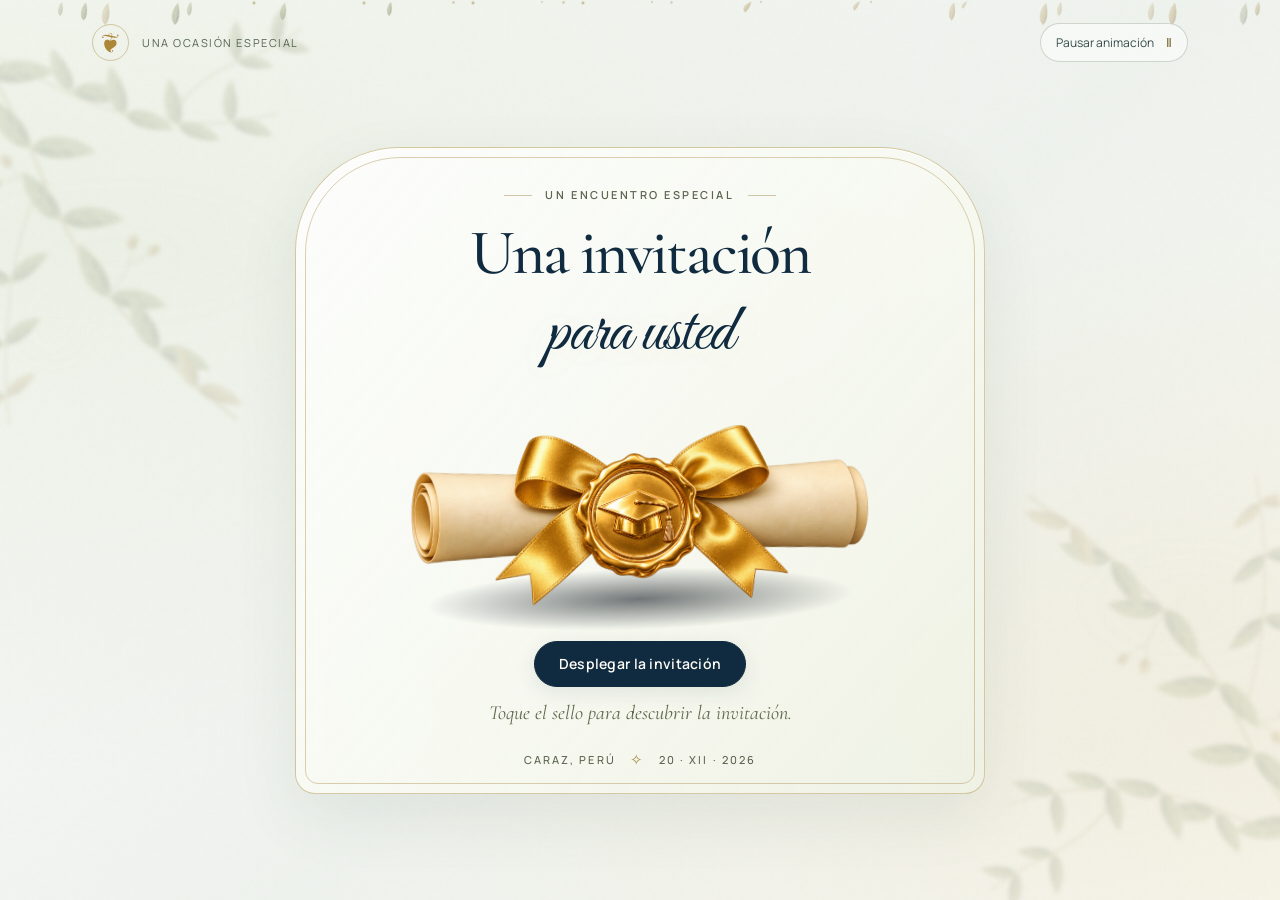
<file: index.html>
<!doctype html>
<html lang="es">
<head>
  <meta charset="UTF-8">
  <meta name="viewport" content="width=device-width, initial-scale=1">
  <meta name="theme-color" content="#fafbf7">
  <meta name="description" content="Una invitación especial al Almuerzo de Confraternidad. 20 de diciembre de 2026, 1:00 p. m., Oro Andino Lodge, Caraz.">
  <title>Almuerzo de Confraternidad · Una invitación especial</title>
  <link rel="stylesheet" href="styles.css">
  <link rel="stylesheet" href="garden.css">
  <link rel="stylesheet" href="carta.css">
  <link rel="stylesheet" href="classic.css">
</head>
<body>
  <div class="garden" aria-hidden="true"></div>
  <svg class="svg-library" aria-hidden="true" xmlns="http://www.w3.org/2000/svg"><defs>
    <linearGradient id="leaf" x2="1" y2="1"><stop stop-color="#b2b791"/><stop offset=".5" stop-color="#68734d"/><stop offset="1" stop-color="#344d45"/></linearGradient>
    <symbol id="branch" viewBox="0 0 240 440"><g fill="url(#leaf)" stroke="#b6b88d" stroke-width=".7"><path d="M30 430Q115 280 177 28" fill="none" stroke="#b5a576" stroke-width="2"/><path d="M55 380Q-4 339 14 291Q62 308 55 380Z"/><path d="M60 367Q117 303 146 322Q126 367 60 367Z"/><path d="M82 319Q24 269 47 224Q91 258 82 319Z"/><path d="M91 291Q151 234 183 255Q160 295 91 291Z"/><path d="M108 251Q53 205 78 159Q120 195 108 251Z"/><path d="M120 216Q172 162 208 184Q173 223 120 216Z"/><path d="M136 171Q97 123 117 83Q151 116 136 171Z"/><path d="M146 137Q190 91 219 107Q190 144 146 137Z"/><path d="M160 90Q145 37 177 8Q191 51 160 90Z"/></g><g fill="#c3a15d" stroke="#e6d296"><circle cx="64" cy="270" r="5"/><circle cx="173" cy="225" r="5"/><circle cx="103" cy="147" r="4"/><circle cx="197" cy="159" r="4"/></g></symbol>
    <symbol id="calendar" viewBox="0 0 24 24"><rect x="4" y="5" width="16" height="16" rx="2"/><path d="M8 3v5m8-5v5M4 11h16m-11 4h1m4 0h1m-6 3h1m4 0h1"/></symbol>
    <symbol id="clock" viewBox="0 0 24 24"><circle cx="12" cy="12" r="9"/><path d="M12 6v6l4 3"/></symbol>
    <symbol id="pin" viewBox="0 0 24 24"><path d="M19 10c0 5-7 11-7 11S5 15 5 10a7 7 0 1 1 14 0Z"/><circle cx="12" cy="10" r="2.5"/></symbol>
  </defs></svg>
  <header class="topbar"><span class="brand"><span class="brand-mark" aria-hidden="true">❦</span><span>UNA OCASIÓN ESPECIAL</span></span><button class="motion-button" id="motion" type="button" aria-pressed="false" hidden>Pausar animación <span aria-hidden="true">Ⅱ</span></button></header>
  <div class="letter-stage">
  <section id="portada" class="letter-cover" aria-labelledby="cover-title" hidden>
    <div class="cover-pane">
      <div class="cover-heading">
        <p class="postmark"><span aria-hidden="true"></span> UN ENCUENTRO ESPECIAL <span aria-hidden="true"></span></p>
        <h1 id="cover-title">Una invitación <em>para usted</em></h1>
      </div>
      <button class="scroll-trigger" type="button" id="abrir-pergamino" aria-label="Desplegar la invitación al Almuerzo de Confraternidad" aria-controls="inicio">
        <span class="scroll-scene" aria-hidden="true">
          <span class="scroll-shadow"></span>
          <span class="scroll-paper"><span class="scroll-paper-content"><span class="paper-ornament">✦</span><span class="paper-kicker">UNA CORDIAL INVITACIÓN</span><span class="paper-title">Almuerzo de<br><i>Confraternidad</i></span></span></span>
          <img class="scroll-art" src="pergamino.png" alt="" width="2087" height="754" fetchpriority="high">
        </span>
        <span class="open-caption">Desplegar la invitación</span>
      </button>
      <p class="cover-hint">Toque el sello para descubrir la invitación.</p>
      <div class="cover-imprint"><span>Caraz, Perú</span><span class="imprint-star" aria-hidden="true">✧</span><span>20 · XII · 2026</span></div>
    </div>
  </section>
  <main id="inicio">
    <div class="overline"><span></span> EL PLACER DE VOLVER A ENCONTRARNOS <span></span></div>
    <article class="invitation" aria-labelledby="title">
      <div class="inner-border" aria-hidden="true"></div>
      <img class="botanical botanical-left" src="botanical-corner.svg" width="300" height="390" alt="" aria-hidden="true">
      <img class="botanical botanical-right" src="botanical-corner.svg" width="300" height="390" alt="" aria-hidden="true">
      <div class="card-content">
        <div class="crest" aria-hidden="true">❦<span>✦</span></div>
        <p class="eyebrow">UNA CORDIAL INVITACIÓN</p>
        <h1 id="title" tabindex="-1">Almuerzo de<br><em>Confraternidad</em></h1>
        <svg class="title-swoosh" viewBox="0 0 400 36" aria-hidden="true"><path d="M5 29C156-12 225-9 315 18C353 29 376 32 395 25C375 37 349 33 313 23C222 0 150 0 5 29Z" fill="currentColor"/></svg>
        <div class="flourish" aria-hidden="true"><span></span><svg viewBox="0 0 70 35"><path d="M34 31C18 10 30-5 35 3S43 16 34 31ZM29 32C2 25 6 6 17 15ZM40 32C48 8 63 11 57 23Z" fill="currentColor"/></svg><span></span></div>
        <div class="invitation-message">
          <p class="message">Con especial alegría tengo el agrado de invitarle a nuestro Almuerzo de Confraternidad, una ocasión muy especial para compartir la alegría de culminar una hermosa etapa, celebrar los momentos vividos y agradecer a quienes han formado parte de este camino.</p>
          <p class="message">Será un encuentro para disfrutar de un delicioso almuerzo, compartir gratos momentos, disfrutar de buena música y bailar, compartir  sonrisas  creando bonitos  recuerdos. Que esta reunión  sea  una oportunidad para apreciar la alegría de estar juntos.</p>
        </div>
        <p class="sentiment">La amistad florece cuando compartimos.</p>
        <svg class="sentiment-swoosh" viewBox="0 0 400 36" aria-hidden="true"><path d="M5 29C156-12 225-9 315 18C353 29 376 32 395 25C375 37 349 33 313 23C222 0 150 0 5 29Z" fill="currentColor"/></svg>
      </div>
      <span class="border-star" aria-hidden="true">✦</span>
    </article>
    <section class="occasion" aria-labelledby="occasion-title">
        <p class="eyebrow">UN DÍA PARA RECORDAR</p>
        <h2 id="occasion-title">Nos encontramos en Caraz</h2>
        <section class="details" aria-label="Detalles del almuerzo">
          <div class="detail"><svg aria-hidden="true"><use href="#calendar"/></svg><h2>FECHA</h2><p>20 de diciembre<span>2026</span></p></div>
          <div class="detail"><svg aria-hidden="true"><use href="#clock"/></svg><h2>HORA</h2><p>1:00 p. m.<span>Hora de Perú</span></p></div>
          <div class="detail"><svg aria-hidden="true"><use href="#pin"/></svg><h2>LUGAR</h2><p>Oro Andino Lodge<span>Caraz</span></p></div>
        </section>
        <section class="countdown" data-countdown data-event-date="2026-12-20T13:00:00-05:00" aria-labelledby="countdown-title">
          <p class="eyebrow" id="countdown-title">CADA VEZ MÁS CERCA</p>
          <p class="countdown-message" data-countdown-message>Falta muy poco para compartir este día.</p>
          <div class="countdown-grid" role="timer" aria-live="off" aria-label="Tiempo restante para el almuerzo">
            <div class="countdown-unit"><span class="countdown-value" data-countdown-days>—</span><span class="countdown-label">Días</span></div>
            <div class="countdown-unit"><span class="countdown-value" data-countdown-hours>—</span><span class="countdown-label">Horas</span></div>
            <div class="countdown-unit"><span class="countdown-value" data-countdown-minutes>—</span><span class="countdown-label">Minutos</span></div>
            <div class="countdown-unit"><span class="countdown-value" data-countdown-seconds>—</span><span class="countdown-label">Segundos</span></div>
          </div>
          <p class="countdown-date"><time datetime="2026-12-20T13:00:00-05:00">20 de diciembre de 2026 · 1:00 p. m.</time><span>Hora de Perú</span></p>
          <noscript><p>Activa JavaScript para ver la cuenta regresiva en vivo.</p></noscript>
        </section>
        <div class="actions"><button class="button primary" id="save-date"><svg aria-hidden="true"><use href="#calendar"/></svg>Agendar el encuentro</button><a class="button secondary" href="https://www.google.com/maps/search/?api=1&query=Oro+Andino+Lodge+Caraz" target="_blank" rel="noopener noreferrer">Buscar ubicación</a></div>
        <p class="welcome">¡Les esperamos!</p>
        <p class="closing-message">Será un placer contar con su presencia y compartir una tarde que recordaremos con cariño.</p>
    </section>
    <footer><span>AMISTAD</span><i>✦</i><span>BUENOS MOMENTOS</span><i>✦</i><span>RECUERDOS</span></footer>
    <div class="replay-row"><button type="button" id="volver-al-pergamino" hidden>Volver al pergamino <span aria-hidden="true">↶</span></button></div>
    <p class="toast" id="status" role="status"></p>
  </main>
  </div>
  <script src="script.js"></script>
  <script src="carta.js"></script>
  <script src="garden.js"></script>
  <script src="countdown.js"></script>
</body>
</html>
</file>
<file: styles.css>
@import url('https://fonts.googleapis.com/css2?family=Cormorant+Garamond:ital,wght@0,400;0,500;0,600;1,400;1,500&family=Great+Vibes&family=Manrope:wght@400;500;600&display=swap');

/* Una composición más pausada para el mensaje y los detalles naturales. */
.invitation-message { max-width: 480px; margin: 0 auto; }
.invitation-message .message { max-width: none; font-size: 13px; line-height: 1.95; color: #c9cec5; text-wrap: pretty; }
.invitation-message .message + .message { margin-top: 17px; }
.card-content .intro { margin-bottom: 23px; }
.sentiment { width: fit-content; max-width: 100%; margin: 25px auto 0; padding: 14px 21px; border-top: 1px solid #a5ad7d50; border-bottom: 1px solid #c5cdd02b; background: linear-gradient(90deg, transparent, #7d895c18, transparent); color: #d8c79f; font: italic 21px/1.4 'Cormorant Garamond', Georgia, serif; text-wrap: balance; }
.sentiment span { display: block; margin-bottom: 7px; font-size: 10px; color: #b6bf9a; }
.closing-message { max-width: 430px; margin: 0 auto; color: #c5cdd0; font: 20px/1.5 'Cormorant Garamond', Georgia, serif; text-wrap: balance; }
.card-content .crest { font-style: normal; font-size: 35px; box-shadow: 0 0 28px #a1ae7210, inset 0 0 19px #bac6c412; }
@media (max-width:650px) {
  .invitation-message { max-width: 330px; }
  .invitation-message .message { font-size: 12px; line-height: 1.9; }
  .sentiment { margin-top: 22px; padding: 13px 10px; font-size: 20px; }
  .closing-message { max-width: 270px; font-size: 18px; }
  .closing-message br { display: none; }
  .card-content .crest { font-size: 29px; }
}
:root{color-scheme:dark;--navy:#101f2b;--gold:#d8bc7e;--cream:#f8f1df;--silver:#c5cdd0;--muted:#b7bcb7}*{box-sizing:border-box}html{scroll-behavior:smooth}body{margin:0;background:var(--navy);color:var(--cream);font-family:'Manrope',sans-serif;min-height:100vh;overflow-x:hidden;background-image:radial-gradient(ellipse at 0 35%,#414c344a,transparent 55%),radial-gradient(ellipse at 100% 90%,#68704535,transparent 50%)}body:before{content:'';position:fixed;inset:0;pointer-events:none;opacity:.13;background-image:url("data:image/svg+xml,%3Csvg viewBox='0 0 180 180' xmlns='http://www.w3.org/2000/svg'%3E%3Cfilter id='n'%3E%3CfeTurbulence type='fractalNoise' baseFrequency='.8' numOctaves='3' stitchTiles='stitch'/%3E%3C/filter%3E%3Cpath fill='%23fff' opacity='.35' filter='url(%23n)' d='M0 0h180v180H0z'/%3E%3C/svg%3E")}button,a{-webkit-tap-highlight-color:transparent}button{font:inherit}a{color:inherit}button:focus-visible,a:focus-visible{outline:2px solid var(--gold);outline-offset:6px}.svg-library{position:absolute;width:0;height:0}.ambient{position:fixed;width:48vw;height:48vw;pointer-events:none;border-radius:50%;filter:blur(90px);opacity:.28;animation:drift 18s ease-in-out infinite alternate}.ambient-one{background:#7c8252;left:-25vw;top:20vh}.ambient-two{background:#445d77;right:-25vw;top:3vh;animation-delay:-8s}.topbar{max-width:1440px;margin:auto;padding:28px 48px;display:flex;align-items:center;justify-content:space-between;position:relative}.brand{display:flex;gap:13px;align-items:center;text-decoration:none;font-size:9px;letter-spacing:2.5px;color:var(--silver)}.brand-mark{display:grid;place-items:center;border:1px solid #b69d675c;border-radius:50%;width:37px;height:37px;font:italic 26px 'Cormorant Garamond',Georgia,serif;color:var(--gold)}.motion-button{background:#ffffff06;border:1px solid #ffffff19;border-radius:30px;color:var(--silver);padding:10px 16px;font-size:10px;cursor:pointer}.motion-button span{margin-left:10px;color:var(--gold)}main{padding:12px 24px 0}.overline{display:flex;justify-content:center;align-items:center;gap:17px;font-size:9px;letter-spacing:3px;color:#d5d4c5;margin:17px 0 30px}.overline span{width:38px;height:1px;background:#c9b07569}.invitation{isolation:isolate;position:relative;margin:auto;max-width:1000px;border:1px solid #d4d4bb65;border-radius:160px 160px 12px 12px;background:linear-gradient(128deg,#e6eddf13 0%,#ffffff04 35%,#b7bb9410 68%,#dce9f018 100%);box-shadow:inset 0 1px 0 #fff5,inset 0 -1px 0 #fff1,0 30px 100px #0004;backdrop-filter:blur(25px);-webkit-backdrop-filter:blur(25px);overflow:hidden;animation:appear 1.2s ease both}.invitation:before{content:'';position:absolute;inset:-80%;z-index:-1;background:linear-gradient(110deg,transparent 42%,#fff0 45%,#f2e1a909 49%,#fff0 54%,transparent 60%);animation:shine 16s ease-in-out infinite;pointer-events:none}.inner-border{position:absolute;inset:13px;border:1px solid #c6ad6740;border-radius:149px 149px 5px 5px;pointer-events:none}.card-content{text-align:center;padding:42px 80px 45px;position:relative;z-index:1}.crest{margin:0 auto 19px;width:57px;height:65px;position:relative;font:italic 42px 'Cormorant Garamond',Georgia,serif;color:var(--gold);border:1px solid #c6ad6773;border-radius:50% 50% 45% 45%;display:grid;place-items:center}.crest span{position:absolute;font:11px Georgia;bottom:-7px;background:#243139;padding:0 5px}.eyebrow{font-size:9px;letter-spacing:3px;margin:25px 0 19px;color:var(--silver)}h1{font:400 clamp(37px,5.2vw,65px)/1.1 'Cormorant Garamond',Georgia,serif;margin:0;letter-spacing:-1.7px}h1 em{display:inline-block;font:400 clamp(57px,8vw,100px)/1.22 'Great Vibes','Cormorant Garamond',cursive;color:var(--gold);letter-spacing:0;margin-top:3px;text-shadow:0 3px 30px #d8bc7e18}.flourish{display:flex;align-items:center;justify-content:center;gap:15px;color:var(--gold);font:27px Georgia;margin:6px 0 22px}.flourish span{width:93px;height:1px;background:linear-gradient(90deg,transparent,#c7ac72)}.flourish span:last-child{transform:rotate(180deg)}.intro{font:400 26px/1.25 'Cormorant Garamond',Georgia,serif;margin:0 0 15px}.message{font-size:12px;line-height:1.95;color:var(--muted);max-width:410px;margin:0 auto}.details{display:grid;grid-template-columns:1fr 1fr 1.15fr;margin:33px 0 29px;padding:24px 0;border-top:1px solid #d7c59328;border-bottom:1px solid #d7c59328}.detail+.detail{border-left:1px solid #d7c59333}.detail>svg{width:25px;height:25px;stroke:var(--gold);stroke-width:1.2;fill:none;margin-bottom:7px}.detail h2{font-size:8px;font-weight:500;letter-spacing:2.8px;color:var(--silver);margin:0 0 10px}.detail p{font:500 21px/1.2 'Cormorant Garamond',Georgia,serif;margin:0}.detail p span{display:block;font:9px/1.5 'Manrope',sans-serif;color:var(--muted);margin-top:7px}.actions{display:flex;justify-content:center;gap:12px}.button{border-radius:7px;min-height:45px;padding:13px 18px;font-size:10px;font-weight:600;display:inline-flex;align-items:center;justify-content:center;gap:11px;text-decoration:none;cursor:pointer;transition:transform .25s,background .25s}.button:hover{transform:translateY(-3px)}.primary{background:linear-gradient(120deg,#dfca98,#bca16b);color:#18242b;border:1px solid #e1cca2;box-shadow:inset 0 1px 0 #fff8,0 6px 25px #c1a26412}.button svg{width:16px;height:16px;fill:none;stroke:currentColor;stroke-width:1.4}.secondary{background:linear-gradient(120deg,#ffffff12,#ffffff04);border:1px solid #c5cdd03a;color:#dbe0dc}.welcome{font:42px/1.2 'Great Vibes','Cormorant Garamond',cursive;color:var(--gold);margin:28px 0 13px}.signature{font:19px 'Cormorant Garamond',Georgia,serif;margin:0}.signature span{display:block;font:7px 'Manrope',sans-serif;letter-spacing:2.8px;color:var(--muted);margin-bottom:8px}.botanical{position:absolute;width:230px;height:430px;z-index:0;opacity:.68;filter:drop-shadow(4px 8px 8px #0004);pointer-events:none;animation:sway 9s ease-in-out infinite alternate}.botanical-left{left:-61px;top:15px;transform:rotate(24deg);transform-origin:bottom left}.botanical-right{right:-62px;bottom:-29px;transform:rotate(203deg);transform-origin:center;animation-name:sway-right}footer{display:flex;align-items:center;justify-content:center;gap:20px;padding:27px 10px 30px;font-size:7px;letter-spacing:2px;color:#a7b0ac}footer i{font-style:normal;color:#c6ad67}.toast{position:fixed;bottom:20px;left:50%;transform:translateX(-50%);max-width:90vw;width:max-content;border-radius:10px;background:#f4edda;color:#142530;padding:14px 20px;font-size:12px;box-shadow:0 10px 40px #0004;z-index:10}.toast:empty{display:none}.paused *,.paused *:before{animation-play-state:paused!important}@keyframes drift{to{transform:translate(12vw,10vh) scale(1.15)}}@keyframes shine{0%,100%{transform:translateX(-12%) rotate(0)}50%{transform:translateX(12%) rotate(8deg)}}@keyframes sway{to{transform:rotate(27deg)}}@keyframes sway-right{to{transform:rotate(207deg)}}@keyframes appear{from{opacity:0;transform:translateY(18px)}to{opacity:1;transform:translateY(0)}}@media(min-width:1500px){main{padding-top:30px}.card-content{padding-top:52px;padding-bottom:52px}}@media(max-width:650px){.topbar{padding:19px 20px}.brand{font-size:7px;letter-spacing:1.5px;gap:9px}.motion-button{font-size:9px;padding:9px 11px}.brand-mark{width:30px;height:30px;font-size:23px}main{padding:5px 12px 0}.overline{font-size:6px;letter-spacing:1.7px;gap:10px;margin:15px 0 23px}.overline span{width:18px}.invitation{border-radius:100px 100px 10px 10px}.inner-border{inset:8px;border-radius:94px 94px 5px 5px}.card-content{padding:34px 24px 33px}.crest{width:45px;height:52px;font-size:34px;margin-bottom:20px}.eyebrow{font-size:7px;letter-spacing:2px;margin:22px 0 18px}h1{font-size:39px}h1 em{font-size:clamp(43px,11.7vw,75px);margin-top:10px}.flourish{margin:14px 0 22px}.flourish span{width:60px}.intro{font-size:23px}.message{font-size:11px;max-width:285px}.botanical{width:145px;height:285px;opacity:.4}.botanical-left{left:-52px;top:28px}.botanical-right{right:-48px;bottom:-5px}.details{margin:27px 0 23px;grid-template-columns:1fr;padding:0;border-bottom:none}.detail{position:relative;text-align:left;padding:19px 8px 19px 49px;border-bottom:1px solid #d7c59328}.detail+.detail{border-left:0}.detail>svg{position:absolute;left:8px;top:25px;width:24px}.detail h2{font-size:7px;margin-bottom:5px}.detail p{font-size:22px}.detail p span{font-size:9px;margin-top:4px}.actions{flex-direction:column;gap:9px}.button{min-height:46px}.welcome{font-size:38px;margin-top:27px}.signature{font-size:18px}footer{font-size:6px;letter-spacing:1px;gap:11px;padding:24px 0}.desktop-break{display:none}}@media(prefers-reduced-motion:reduce){html:not(.motion-enabled) *,html:not(.motion-enabled) *:before{animation:none!important;scroll-behavior:auto!important;transition:none!important}}
</file>
<file: garden.css>
/* El jardín se pinta detrás del sobre y del cristal de la invitación. */
.garden {
  position: fixed;
  inset: 0;
  z-index: -1;
  isolation: isolate;
  overflow: hidden;
  contain: strict;
  pointer-events: none;
  user-select: none;
  background:
    radial-gradient(ellipse at -8% 1%, #73774969, transparent 53%),
    radial-gradient(ellipse at 90% 86%, #4557447a, transparent 49%),
    radial-gradient(ellipse at 56% 9%, #354f664d, transparent 49%),
    linear-gradient(145deg, #192b30, #112332 51%, #101e28 76%, #1f302d);
}
.garden::before {
  content: "";
  position: absolute;
  inset: 0;
  background:
    radial-gradient(ellipse 17% 10% at 9% 28%, #adb78018, transparent 98%),
    radial-gradient(ellipse 5% 6% at 4% 37%, #e3c98d12, transparent 92%),
    radial-gradient(ellipse 11% 9% at 93% 67%, #b6c59d16, transparent 97%),
    radial-gradient(ellipse 3% 4% at 85% 83%, #dccc9b14, transparent 95%);
}
.garden-defs { position: absolute; width: 0; height: 0; }
.garden-bough {
  position: absolute;
  width: clamp(170px, 29vw, 430px);
  height: auto;
  opacity: .74;
}
.garden-bough-north { top: -3%; left: -3%; transform: rotate(-8deg); }
.garden-bough-south { bottom: -4%; right: -3%; transform: rotate(168deg); opacity: .64; }
.garden-particle {
  position: absolute;
  top: 0;
  left: var(--x);
  width: var(--w);
  height: var(--w);
  opacity: var(--alpha);
  animation: garden-fall var(--fall) linear var(--progress) infinite;
}
.garden-particle > svg {
  width: 100%;
  height: 100%;
  display: block;
  overflow: visible;
  animation: garden-rock var(--rock) ease-in-out var(--progress) infinite alternate;
}
.garden-particle.pollen { color: #ebcf8f; }
.garden-particle.silver { color: #c8d3c9; }
@keyframes garden-fall {
  from { transform: translate3d(0, -48px, 0); }
  to { transform: translate3d(var(--wind), calc(100vh + 48px), 0); }
}
/* Dos movimientos independientes: caída constante y balanceo sin cambios de trazado. */
@keyframes garden-rock {
  from { transform: translateX(calc(-1 * var(--sway))) rotate(var(--tilt)) scaleX(.80); }
  to { transform: translateX(var(--sway)) rotate(calc(var(--tilt) + 67deg)) scaleX(1); }
}
.paused .garden-particle, .paused .garden-particle > svg,
.garden[data-still] .garden-particle, .garden[data-still] .garden-particle > svg {
  animation-play-state: paused;
}
@media (max-width: 650px) {
  .garden-bough { width: clamp(122px, 40vw, 190px); opacity: .60; }
  .garden-bough-north { top: -1%; left: -9%; }
  .garden-bough-south { right: -9%; bottom: -2%; opacity: .53; }
  .garden-particle.extra { display: none; }
}
@media (prefers-reduced-motion: reduce) {
  html:not(.motion-enabled) .garden .garden-particle { animation: none; top: var(--still-y); }
  html:not(.motion-enabled) .garden .garden-particle > svg { animation: none; transform: rotate(var(--tilt)); }
  html:not(.motion-enabled) .garden-particle.extra { display: none; }
}
</file>
<file: carta.css>
body { isolation: isolate; }
[hidden] { display: none !important; }
.letter-stage { display: grid; }
.letter-stage > * { grid-area: 1 / 1; min-width: 0; align-self: start; }
.letter-cover {
  position: relative;
  z-index: 1;
  display: grid;
  justify-items: center;
  align-content: center;
  min-height: calc(100svh - 93px);
  padding: 12px 22px 48px;
}
.cover-pane {
  position: relative;
  width: min(690px, 100%);
  text-align: center;
  isolation: isolate;
  padding: clamp(29px, 4.3vh, 52px) clamp(15px, 4vw, 46px) 24px;
  border: 1px solid #b9c3bc67;
  border-radius: 104px 104px 20px 20px;
  background: linear-gradient(135deg,#e5e9df16 0%,#172b35b3 32%,#2639408c 75%,#aeb8a626);
  box-shadow: inset 0 1px 0 #f2eed84d, inset 0 -1px 0 #dadbc72b, 0 28px 65px #030b143b;
  -webkit-backdrop-filter: blur(13px);
  backdrop-filter: blur(13px);
}
.cover-pane::before {
  content: ''; position: absolute; inset: 9px; z-index: -1; pointer-events: none;
  border: 1px solid #c3a36f50; border-radius: 96px 96px 13px 13px;
}
.postmark { display: flex; align-items: center; justify-content: center; gap: 13px; margin: 0; font: 600 9px/1.5 Manrope, sans-serif; letter-spacing: .23em; color: #d5d6c8; }
.postmark span { width: 28px; height: 1px; background: #b4a2779c; }
#cover-title { margin: 14px 0 0; font: 500 clamp(40px, 5vw, 66px)/1.12 'Cormorant Garamond', Georgia, serif; letter-spacing: -.035em; }
#cover-title em { display: block; margin: .07em 0 0; font: 400 1.07em/1.18 'Great Vibes','Palatino Linotype',Georgia,serif; letter-spacing: -.02em; color: #e1c592; }
.scroll-trigger {
  display: flex; flex-direction: column; align-items: center; position: relative;
  width: min(100%, 490px); margin: clamp(22px, 3.7vh, 37px) auto 0;
  padding: 0; border: 0; color: inherit; background: none; cursor: pointer;
  border-radius: 10px; touch-action: manipulation;
}
.scroll-trigger:focus-visible { outline: 2px solid #ecd49d; outline-offset: 9px; }
.scroll-scene {
  position: relative; display: block; width: 100%; aspect-ratio: 2.3;
  isolation: isolate; perspective: 900px;
}
.scroll-shadow {
  display: block; position: absolute; inset: 75% 6% -4%;
  background: radial-gradient(ellipse, #030b158c, transparent 70%);
  transform: rotate(-2deg);
}
.scroll-art {
  display: block; position: absolute; inset: 0; z-index: 2;
  width: 100%; height: 100%; object-fit: contain;
  pointer-events: none; user-select: none;
  transform: translate3d(0,0,0) rotate(-2deg);
  transition: transform .6s cubic-bezier(.22,.75,.2,1);
}
.scroll-paper {
  display: grid; place-items: center;
  position: absolute; inset: 5% 12% 3%; z-index: 1;
  border: 1px solid #d1b57d; border-radius: 4px;
  background: linear-gradient(90deg,#d8c39d 0%,#f2e7ce 8%,#fcf4df 43%,#f3e6c8 92%,#d5bc8a);
  box-shadow: 0 12px 30px #07121b39, inset 0 0 22px #b58c4230;
  color: #26392f; opacity: 0;
  transform: scaleY(.08); transform-origin: 50% 50%;
}
.scroll-paper::before, .scroll-paper::after {
  content: ''; position: absolute; left: -4%; right: -4%; height: 14px;
  border-radius: 14px / 9px; border: 1px solid #c4a16b;
  background: linear-gradient(#cdb17c,#f9edce 26%,#ecdbb3 56%,#b18b51);
  box-shadow: 0 3px 5px #8b672b29;
}
.scroll-paper::before { top: -6px; }
.scroll-paper::after { bottom: -6px; }
.scroll-paper-content {
  position: relative; display: block; width: calc(100% - 22px); height: calc(100% - 23px);
  align-content: center; padding: 8px 3px;
  border: 1px solid #ab895338;
  opacity: 0;
}
.scroll-paper-content > span { display: block; }
.paper-ornament { color: #997746; font-size: 12px; line-height: 1; }
.paper-kicker { font: 600 clamp(6px,1vw,8px)/1.5 Manrope,sans-serif; letter-spacing: .21em; margin: 7px 0; }
.paper-title { font: 500 clamp(19px,3vw,29px)/1.07 'Cormorant Garamond',Georgia,serif; }
.paper-title i { color: #866b3a; }
.open-caption {
  margin-top: 20px; display: inline-flex; min-height: 46px; justify-content: center; align-items: center; gap: 18px; padding: 11px 24px;
  border-radius: 30px; border: 1px solid #dfc48c; box-shadow: inset 0 1px 0 #fffa, 0 4px 13px #09131855;
  background: linear-gradient(118deg,#e6d3a8,#cdb27c); color: #1c2a2b; font: 600 12px/1.3 Manrope,sans-serif; letter-spacing: .02em;
}
.open-caption > span { font: 18px/1 Georgia,serif; }
@media (hover:hover) and (pointer:fine) {
  body[data-letter="closed"]:not(.paused) .scroll-trigger:hover .scroll-art { transform: translate3d(0,-5px,0) rotate(0); }
  .scroll-trigger:hover .open-caption { background: #ecdbb4; }
}
.cover-hint { color: #ced3cb; font: italic 18px/1.45 'Cormorant Garamond',Georgia,serif; margin: 12px 0 23px; }
.cover-imprint { display: flex; align-items: center; justify-content: center; gap: 14px; color: #cdc8b7; font: 500 9px/1.5 Manrope,sans-serif; text-transform: uppercase; letter-spacing: .19em; }
.imprint-star { color: #ddc493; font: 15px Georgia,serif; }
.replay-row { text-align: center; padding-bottom: 25px; }
#volver-al-pergamino { border: 0; border-bottom: 1px solid #c9b27a75; background: transparent; color: #e0d6bc; font-size: 12px; padding: 9px 1px; cursor: pointer; }
#volver-al-pergamino span { margin-left: 7px; }

/* El pergamino atado se eleva, luego el papel se despliega desde su centro.
   Las letras aparecen al terminar el despliegue, sin estirarse con el papel. */
[data-letter="opening"] .scroll-art { animation: lift-scroll .65s cubic-bezier(.32,.1,.22,1) both; }
[data-letter="opening"] .scroll-paper { animation: unfurl-scroll .95s .27s cubic-bezier(.23,.75,.16,1) both; }
[data-letter="opening"] .scroll-paper-content { animation: appear-ink .28s 1.06s ease-out both; }
[data-letter="opening"] .scroll-shadow { animation: spread-scroll-shadow 1.15s ease-out both; }
[data-letter="opening"] .cover-heading, [data-letter="opening"] .open-caption, [data-letter="opening"] .cover-hint, [data-letter="opening"] .cover-imprint { animation: clear-ink .48s .08s ease both; }
[data-letter="opening"] .letter-cover { pointer-events: none; animation: lift-cover 1.95s linear both; }
[data-letter="opening"] main { animation: reveal-letter .7s 1.26s cubic-bezier(.22,.76,.27,1) both; }
.invitation { animation: none; }
.invitation::before { inset: 0; animation: none; background: linear-gradient(119deg,#e6e9da0d,transparent 22%,transparent 70%,#cdd9db0b); }
#title:focus { outline: none; }
.paused .scroll-art { transition: none; }
@keyframes lift-scroll {
  0% { transform: translate3d(0,0,0) rotate(-2deg); opacity: 1; }
  34% { transform: translate3d(0,-5px,0) rotate(0) scale(1.02); opacity: 1; }
  100% { transform: translate3d(0,-36px,0) rotate(3deg) scale(1.045); opacity: 0; }
}
@keyframes unfurl-scroll {
  0% { transform: scaleY(.08); opacity: 0; }
  16% { opacity: 1; }
  82% { transform: scaleY(1.015); opacity: 1; }
  100% { transform: scaleY(1); opacity: 1; }
}
@keyframes appear-ink { from { opacity: 0; } to { opacity: 1; } }
@keyframes spread-scroll-shadow { to { transform: scaleX(.8); opacity: .5; } }
@keyframes clear-ink { to { opacity: 0; } }
@keyframes lift-cover { 0%,66% { opacity: 1; } 100% { opacity: 0; } }
@keyframes reveal-letter { from { transform: translateY(23px); opacity: 0; } to { transform: translateY(0); opacity: 1; } }
@media(max-width:650px) {
  .letter-cover { min-height: calc(100svh - 68px); padding: 13px 13px 28px; }
  .cover-pane { padding: 32px 18px 24px; border-radius: 70px 70px 17px 17px; -webkit-backdrop-filter: blur(8px); backdrop-filter: blur(8px); }
  .cover-pane::before { inset: 7px; border-radius: 64px 64px 11px 11px; }
  .postmark { font-size: 7px; letter-spacing: .18em; gap: 8px; }
  .postmark span { width: 17px; }
  #cover-title { font-size: clamp(34px,9.6vw,51px); margin-top: 15px; }
  #cover-title em { margin-top: .08em; }
  .scroll-trigger { width: min(100%,340px); margin-top: 26px; }
  .scroll-paper { left: 10%; right: 10%; }
  .scroll-paper::before,.scroll-paper::after { height: 11px; }
  .scroll-paper-content { width: calc(100% - 18px); height: calc(100% - 17px); padding: 5px 2px; }
  .paper-ornament { font-size: 9px; }
  .paper-kicker { margin: 5px 0; }
  .cover-hint { font-size: 16px; margin-bottom: 20px; }
  .cover-imprint { font-size: 8px; }
  .open-caption { margin-top: 18px; padding-left: 19px; padding-right: 19px; gap: 12px; font-size: 11px; }
  .invitation { -webkit-backdrop-filter: blur(10px); backdrop-filter: blur(10px); }
}
@media (prefers-reduced-motion:reduce) {
  html:not(.motion-enabled) .scroll-art { transition: none; }
  html:not(.motion-enabled) .scroll-paper,
  html:not(.motion-enabled) .scroll-paper::before,
  html:not(.motion-enabled) .scroll-paper::after,
  html:not(.motion-enabled) .scroll-paper-content { animation: none; }
}
@media print { .garden,.topbar,.letter-cover,.replay-row,.actions,.toast { display:none!important; } main[hidden] { display:block!important; } }
</file>
<file: classic.css>
/* Papelería botánica: marfil, tinta azul marino y filetes de oro. */
:root {
  color-scheme: light;
  --navy: #102b40;
  --gold: #ab8737;
  --cream: #fffefb;
  --silver: #b6c0bf;
  --muted: #52615f;
}
body { background: #f7f8f3; color: var(--navy); }
body::before { opacity: .035; }
.garden {
  background: radial-gradient(ellipse at 0 20%, #dce5d065, transparent 58%),
    radial-gradient(ellipse at 95% 80%, #e3d7b443, transparent 50%),
    linear-gradient(135deg, #f9faf7, #eef2ed 55%, #f9f8f1);
}
.garden::before { opacity: .3; }
.garden-bough { opacity: .19; filter: blur(2px); }
.garden-bough-south { opacity: .17; }
.garden-particle { opacity: calc(var(--alpha) * .6); }
.garden-particle.pollen { color: #a18238; }
.garden-particle.silver { color: #879892; }
.topbar { max-width: 1160px; padding: 23px 32px; }
.brand { color: #53624f; font-size: 11px; letter-spacing: .14em; }
.brand-mark { border-color: #b4995c80; color: var(--gold); }
.motion-button { color: #354a49; border-color: #99a99770; background: #ffffff80; font-size: 12px; padding: 10px 15px; }
.motion-button span { color: #786229; }
main { padding: 10px 28px 0; }
.overline { color: #5a6658; font-size: 11px; letter-spacing: .19em; margin: 13px 0 33px; }
.overline span { background: #a58b4a75; }
.invitation {
  max-width: 860px;
  border: 2px solid #ab873bd1;
  border-radius: 22px 106px 22px 106px;
  background: #fffffdf7;
  box-shadow: 0 22px 70px #263c3510, 0 2px 5px #263c3505;
  overflow: visible;
  backdrop-filter: blur(18px);
  -webkit-backdrop-filter: blur(18px);
}
.invitation::before { display: none; }
.inner-border { inset: 9px; border: 1px solid #b1934da3; border-radius: 15px 97px 15px 97px; }
.card-content { padding: 37px 54px 65px; }
.card-content .crest {
  width: 73px; height: 82px; margin: 0 auto 23px;
  font: 48px/1 Georgia, serif; color: #b99a46;
  border: 1.5px solid #b59644; border-radius: 50%;
  box-shadow: none;
}
.crest::before,.crest::after { content: ''; position: absolute; width: 92px; height: 1px; background: linear-gradient(90deg,transparent,#b49546); top: 68%; }
.crest::before { right: calc(100% + 20px); }
.crest::after { left: calc(100% + 20px); transform: rotate(180deg); }
.crest span { bottom: -12px; background: var(--navy); padding: 4px 7px; font-size: 22px; color: #d9bc66; }
.eyebrow { color: var(--navy); font: 500 15px/1.6 'Cormorant Garamond',Georgia,serif; letter-spacing: .22em; margin: 27px 0 13px; }
#title { font: 500 clamp(45px,10.8vw,94px)/1.05 'Cormorant Garamond',Georgia,serif; letter-spacing: -.025em; }
#title em { font: 400 clamp(62px,17vw,146px)/1.1 'Great Vibes','Cormorant Garamond',cursive; color: var(--navy); letter-spacing: -.025em; margin-top: 0; text-shadow: none; }
.title-swoosh { display: block; width: 54%; height: auto; margin: 0 2% 10px auto; color: #bd9b43; }
.flourish { margin: 6px auto 23px; gap: 10px; color: #ba9b46; }
.flourish span { width: min(34%,230px); background: linear-gradient(90deg,transparent,#ad8e3e); }
.flourish svg { width: 49px; height: 26px; }
.invitation-message { max-width: 710px; margin: 0 auto; }
.invitation-message .message {
  color: var(--navy); max-width: none; margin: 0;
  font: 500 clamp(22px,2.8vw,28px)/1.4 'Cormorant Garamond',Georgia,serif;
  text-wrap: pretty;
}
.invitation-message .message + .message { margin-top: 23px; }
.invitation-message .message + .message::before {
  content: '❧'; display: block; width: 88%; margin: 0 auto 19px;
  color: #b99a46; font: 31px/1 Georgia,serif;
  background: linear-gradient(#b99a46,#b99a46) left center / 41% 1px no-repeat,
    linear-gradient(#b99a46,#b99a46) right center / 41% 1px no-repeat;
}
.sentiment {
  width: auto; max-width: none; padding: 0; border: 0; background: none;
  margin: 39px auto 0; color: var(--navy);
  font: 400 clamp(30px,4.7vw,43px)/1.3 'Great Vibes','Cormorant Garamond',cursive;
  text-wrap: balance;
}
.sentiment-swoosh { display: block; width: 50%; height: auto; margin: -1px auto 0; color: #bd9b43; }
.border-star { position: absolute; left: 50%; bottom: -17px; transform: translateX(-50%); background: #fffffd; color: #bc9c47; padding: 0 10px; font: 31px/1 Georgia,serif; }
.botanical { width: 255px; height: auto; opacity: 1; filter: none; z-index: 2; animation: none; }
.botanical-left { left: -19px; top: -34px; transform: none; transform-origin: top left; }
.botanical-right { right: -20px; bottom: -21px; transform: rotate(180deg); transform-origin: center; width: 220px; }
.occasion { max-width: 860px; margin: 62px auto 0; padding: 0 25px 8px; text-align: center; }
.occasion > .eyebrow { color: #6d743f; font: 500 12px/1.5 Manrope,sans-serif; letter-spacing: .2em; margin: 0 0 8px; }
#occasion-title { margin: 0; font: 500 36px/1.2 'Cormorant Garamond',Georgia,serif; }
.details { grid-template-columns: 1fr 1fr 1.2fr; padding: 28px 0; margin: 24px 0 0; border-color: #a38a4940; }
.detail { padding: 0 12px; text-align: center; }
.detail + .detail { border-left: 1px solid #a38a4940; }
.detail > svg { position: static; width: 27px; height: 27px; stroke: #9c7c30; margin-bottom: 10px; }
.detail h2 { color: #53634e; font-size: 12px; letter-spacing: .16em; margin: 0 0 9px; }
.detail p { font-size: 25px; color: var(--navy); }
.detail p span { color: #5b6860; font-size: 13px; margin-top: 6px; }
.countdown { margin: 29px auto 28px; padding: 28px 20px 22px; max-width: 620px; border: 1px solid #bda56870; border-radius: 4px 32px 4px 32px; background: #ffffffa3; box-shadow: inset 0 1px 0 #fff,0 8px 28px #344d4410; backdrop-filter: blur(16px); -webkit-backdrop-filter: blur(16px); }
.countdown .eyebrow { font: 500 12px/1.5 Manrope,sans-serif; letter-spacing: .16em; color: #667249; margin: 0 0 7px; }
.countdown-message { margin: 0 0 20px; font: 500 25px/1.25 'Cormorant Garamond',Georgia,serif; }
.countdown-grid { display: grid; grid-template-columns: repeat(4,minmax(0,1fr)); max-width: 510px; margin: auto; }
.countdown-unit { display: flex; flex-direction: column; align-items: center; gap: 7px; }
.countdown-unit + .countdown-unit { border-left: 1px solid #b7a77766; }
.countdown-value { font: 500 clamp(38px,6vw,53px)/1 'Cormorant Garamond',Georgia,serif; font-variant-numeric: lining-nums tabular-nums; min-width: 2ch; }
.countdown-label { font-size: 13px; color: #586557; }
.countdown-date { font-size: 13px; line-height: 1.6; margin: 23px 0 0; color: #586557; }
.countdown-date span { display: block; }
.actions { flex-direction: row; gap: 12px; }
.button { font-size: 14px; min-height: 48px; padding: 14px 22px; border-radius: 5px; }
.primary { background: var(--navy); color: #fffef8; border: 1px solid var(--navy); box-shadow: 0 5px 14px #102b4015; }
.secondary { color: var(--navy); background: #ffffffa8; border: 1px solid #a1aa9d; }
.primary:hover { background: #224237; }
.secondary:hover { background: #fff; }
.welcome { color: var(--navy); font-size: 46px; margin: 33px 0 8px; }
.closing-message { font-size: 23px; color: #425348; max-width: 460px; }
footer { color: #596650; font-size: 10px; letter-spacing: .16em; padding-top: 32px; }
footer i { color: #9e7b2d; }
#volver-al-pergamino { color: #425747; border-color: #bba265; font-size: 14px; }
.toast { color: var(--navy); font-size: 14px; background: #fffdf4; border: 1px solid #c0ac73; }

/* El mismo pergamino se abre ahora sobre un cristal claro. */
.cover-pane { border-color: #b2965180; background: linear-gradient(130deg,#ffffffd9,#f8faf0bb 64%,#edf1e4b3); box-shadow: inset 0 1px 0 #fff,0 22px 65px #29433314; }
.cover-pane::before { border-color: #b7a06580; }
.postmark { color: #59654f; font-size: 11px; }
#cover-title { color: var(--navy); }
#cover-title em { color: var(--navy); }
.cover-hint { color: #5d684b; font-size: 20px; }
.cover-imprint { color: #59614c; font-size: 11px; }
.imprint-star { color: #a48a42; }
.open-caption { background: var(--navy); border-color: var(--navy); color: #fffdf5; font-size: 14px; box-shadow: 0 5px 20px #142d401a; }
.scroll-trigger:hover .open-caption { background: #284637; }
button:focus-visible,a:focus-visible { outline: 3px solid #9a7a32; outline-offset: 5px; }

@media (max-width:650px) {
  .topbar { padding: 17px 16px; gap: 12px; }
  .brand { font-size: 10px; letter-spacing: .04em; gap: 7px; }
  .brand-mark { width: 27px; height: 27px; flex: 0 0 auto; }
  .motion-button { font-size: 11px; padding: 9px 10px; white-space: nowrap; }
  .motion-button span { margin-left: 5px; }
  main { padding: 6px 16px 0; }
  .overline { font-size: 9px; letter-spacing: .12em; gap: 8px; margin: 13px 0 25px; }
  .overline span { width: 18px; }
  .invitation { border-radius: 12px 61px 12px 61px; border-width: 1.5px; }
  .inner-border { inset: 6px; border-radius: 7px 55px 7px 55px; }
  .card-content { padding: 26px 22px 42px; }
  .card-content .crest { width: 48px; height: 55px; font-size: 33px; margin-bottom: 22px; }
  .crest span { font-size: 15px; bottom: -9px; padding: 2px 5px; }
  .crest::before,.crest::after { width: 49px; }
  .crest::before { right: calc(100% + 13px); }
  .crest::after { left: calc(100% + 13px); }
  .eyebrow { font-size: 12px; letter-spacing: .14em; margin: 23px -3px 13px; }
  #title { font-size: clamp(37px,12vw,72px); }
  #title em { font-size: clamp(43px,15.9vw,96px); margin-top: 0; }
  .title-swoosh { margin-top: 0; margin-bottom: 11px; width: 59%; }
  .flourish { margin: 4px 0 17px; gap: 6px; }
  .flourish span { width: 37%; }
  .flourish svg { width: 35px; height: 22px; }
  .invitation-message { max-width: none; }
  .invitation-message .message { font-size: clamp(19px,4.8vw,25px); line-height: 1.4; }
  .invitation-message .message + .message { margin-top: 20px; }
  .invitation-message .message + .message::before { margin-bottom: 16px; font-size: 27px; }
  .sentiment { font-size: 30px; margin-top: 28px; padding: 0 7px; }
  .sentiment-swoosh { width: 66%; margin-top: 2px; }
  .botanical-left { width: 125px; left: -15px; top: -22px; }
  .botanical-right { width: 116px; right: -15px; bottom: -13px; }
  .border-star { font-size: 24px; bottom: -13px; }
  .occasion { margin-top: 44px; padding: 0 5px 0; }
  #occasion-title { font-size: 30px; }
  .details { grid-template-columns: 1fr; padding: 0; margin-top: 20px; border-bottom: 0; }
  .detail { position: relative; text-align: left; padding: 18px 8px 18px 57px; border-bottom: 1px solid #a38a4933; }
  .detail + .detail { border-left: 0; }
  .detail > svg { position: absolute; top: 26px; left: 13px; width: 26px; }
  .detail h2 { font-size: 12px; margin-bottom: 5px; }
  .detail p { font-size: 25px; }
  .detail p span { font-size: 13px; }
  .countdown { padding: 24px 10px 19px; margin: 25px 0; }
  .countdown-message { font-size: 23px; padding: 0 9px; }
  .countdown-value { font-size: 42px; }
  .countdown-label { font-size: 12px; }
  .countdown-date { font-size: 12px; }
  .actions { flex-direction: column; gap: 10px; }
  .button { font-size: 14px; }
  .welcome { font-size: 42px; }
  .closing-message { font-size: 22px; max-width: 310px; }
  footer { font-size: 9px; gap: 9px; letter-spacing: .07em; }
  .garden-bough { opacity: .13; }
  .garden-bough-south { opacity: .11; }
  .postmark { font-size: 10px; }
  .cover-imprint { font-size: 10px; gap: 11px; }
  .cover-hint { font-size: 18px; }
  .open-caption { font-size: 14px; }
}
@media (max-width:350px) {
  .brand > span:last-child { max-width: 89px; }
  .card-content { padding-left: 17px; padding-right: 17px; }
  #title { font-size: 34px; }
  #title em { font-size: 49px; }
  .countdown-value { font-size: 36px; }
}
@media print {
  body { background: white; }
  main { padding: 0; }
  .overline,footer,.countdown { display: none; }
  .invitation { box-shadow: none; break-inside: avoid; }
  .occasion { break-inside: avoid; }
}
</file>
